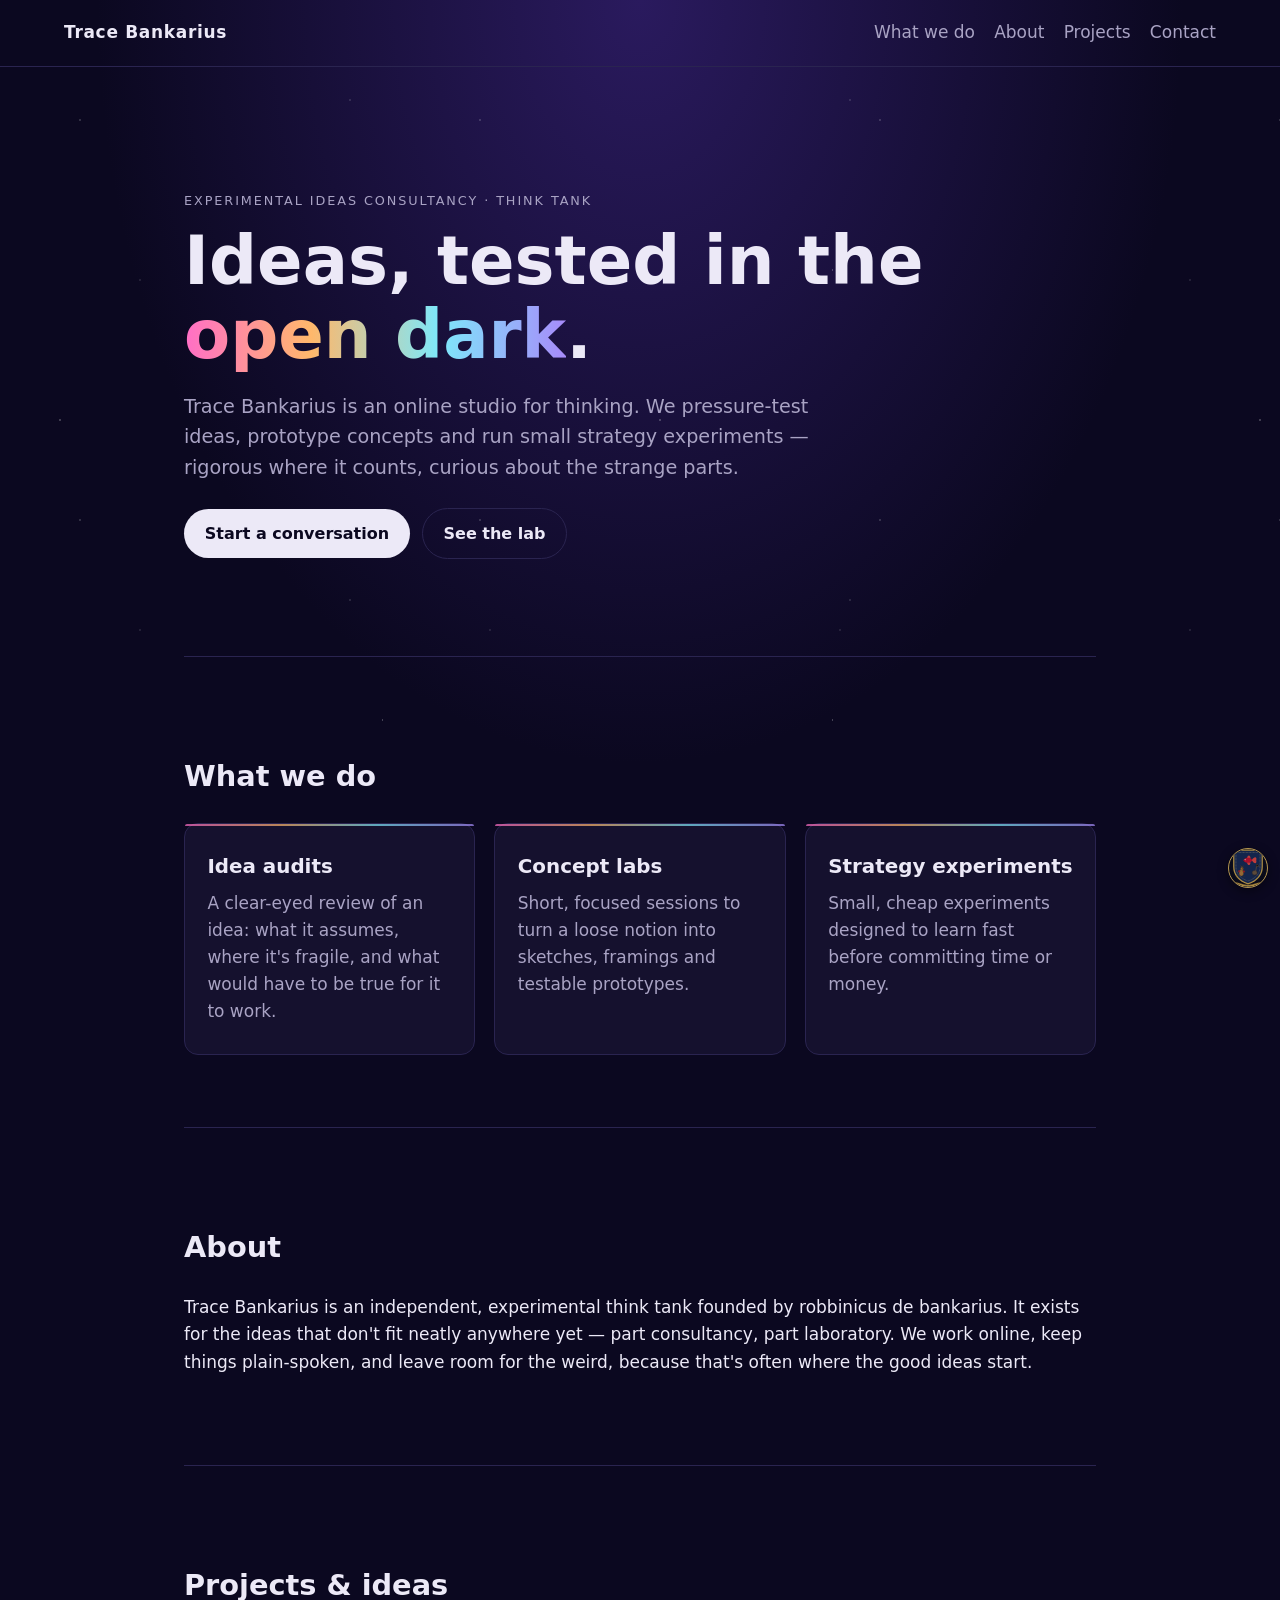
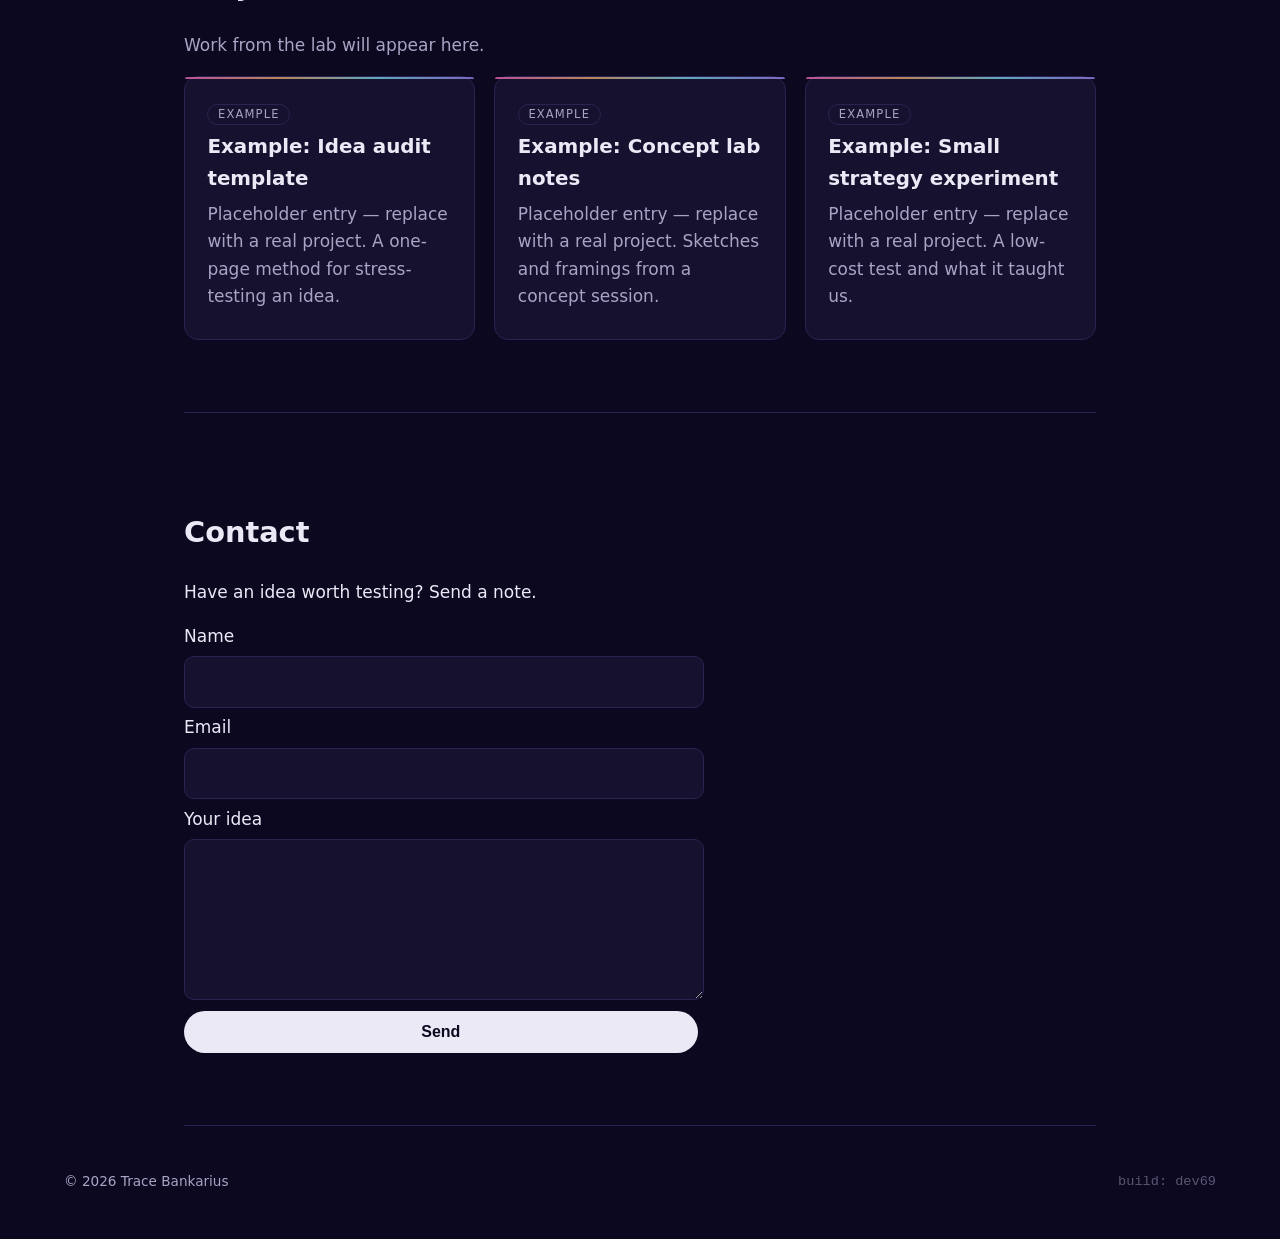
<file: index.html>
<!doctype html><html lang="en"><head><meta charset="utf-8"><meta name="viewport" content="width=device-width,initial-scale=1">
<title>Trace Bankarius — Experimental Ideas Consultancy</title>
<meta name="description" content="Trace Bankarius is an experimental online ideas consultancy and think tank: idea audits, concept labs and strategy experiments.">
<link rel="stylesheet" href="styles.css"></head><body>
<a class="skip" href="#main">Skip to content</a>
<header class="nav"><a class="brand" href="#top">Trace Bankarius</a><nav aria-label="Primary"><a href="#what">What we do</a><a href="#about">About</a><a href="#projects">Projects</a><a href="#contact">Contact</a></nav></header>
<main id="main">
<section class="hero" id="top"><p class="eyebrow">Experimental ideas consultancy · think tank</p>
<h1>Ideas, tested in the <span class="grad">open dark</span>.</h1>
<p class="lede">Trace Bankarius is an online studio for thinking. We pressure-test ideas, prototype concepts and run small strategy experiments — rigorous where it counts, curious about the strange parts.</p>
<p><a class="btn" href="#contact">Start a conversation</a> <a class="btn ghost" href="#projects">See the lab</a></p></section>
<section id="what"><h2>What we do</h2><div class="cards">
<article class="card"><h3>Idea audits</h3><p>A clear-eyed review of an idea: what it assumes, where it's fragile, and what would have to be true for it to work.</p></article>
<article class="card"><h3>Concept labs</h3><p>Short, focused sessions to turn a loose notion into sketches, framings and testable prototypes.</p></article>
<article class="card"><h3>Strategy experiments</h3><p>Small, cheap experiments designed to learn fast before committing time or money.</p></article></div></section>
<section id="about"><h2>About</h2><p>Trace Bankarius is an independent, experimental think tank founded by robbinicus de bankarius. It exists for the ideas that don't fit neatly anywhere yet — part consultancy, part laboratory. We work online, keep things plain-spoken, and leave room for the weird, because that's often where the good ideas start.</p></section>
<section id="projects"><h2>Projects &amp; ideas</h2><p class="muted">Work from the lab will appear here.</p>
<div class="grid" id="project-grid">
<noscript><article class="card"><span class="tag">Example</span><h3>Example project slot</h3><p>Projects are loaded from projects.json. Enable JavaScript to see the full list.</p></article></noscript>
</div></section>
<section id="contact"><h2>Contact</h2><p>Have an idea worth testing? Send a note.</p>
<form name="contact" method="POST" data-netlify="true" netlify-honeypot="company" action="/thanks.html" class="form">
<input type="hidden" name="form-name" value="contact">
<p class="hp"><label>Leave this empty <input name="company" tabindex="-1" autocomplete="off"></label></p>
<label for="n">Name</label><input id="n" name="name" required autocomplete="name">
<label for="e">Email</label><input id="e" type="email" name="email" required autocomplete="email">
<label for="m">Your idea</label><textarea id="m" name="message" rows="5" required></textarea>
<button class="btn" type="submit">Send</button></form></section>
</main>
<footer><p>© <span id="y">2026</span> Trace Bankarius</p><p class="tag-build">build: dev69</p></footer>
<script src="main.js" defer></script><script src="/rinse-button.js" defer></script>
</body></html>
</file>
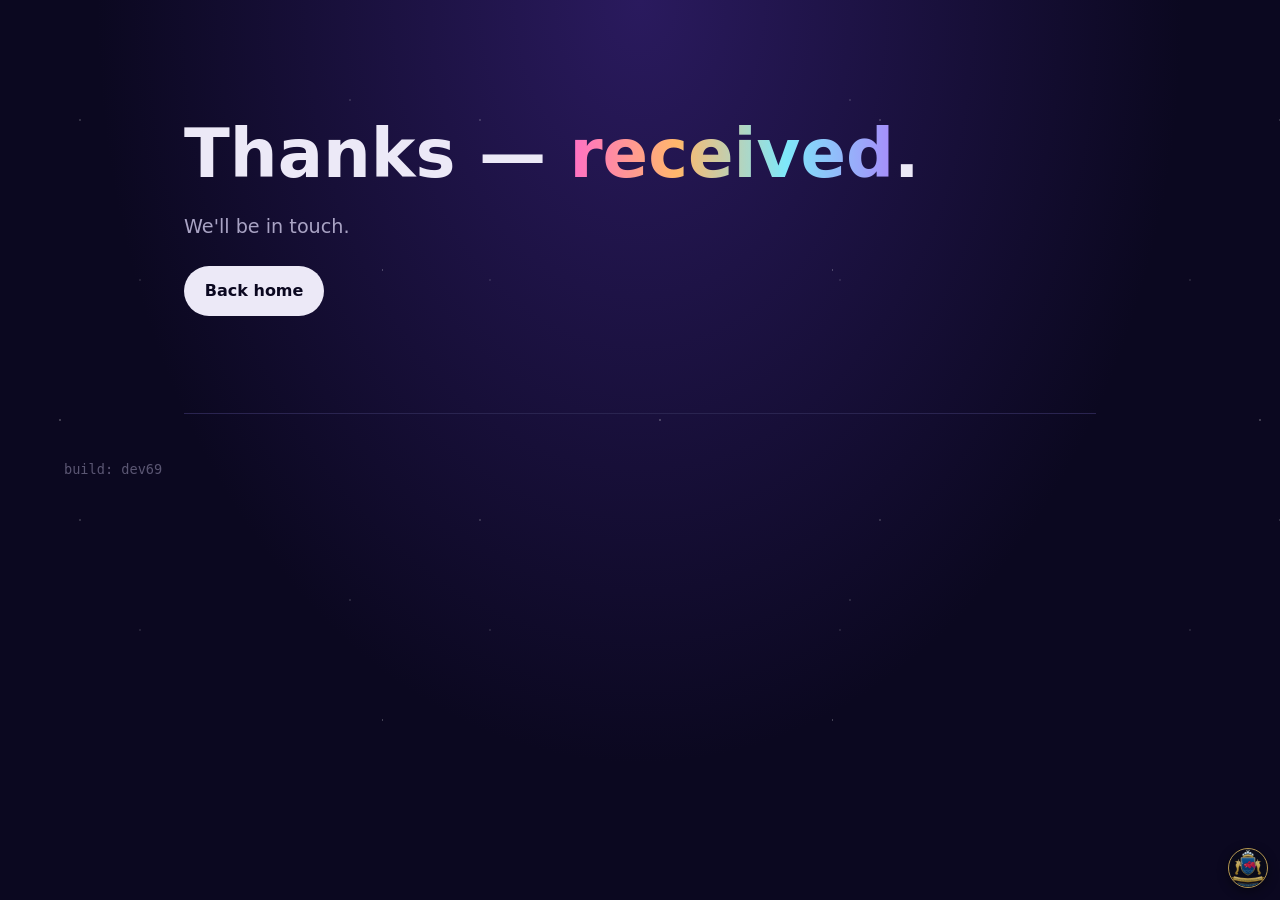
<file: thanks.html>
<!doctype html><html lang="en"><head><meta charset="utf-8"><meta name="viewport" content="width=device-width,initial-scale=1"><title>Thanks — Trace Bankarius</title><link rel="stylesheet" href="styles.css"></head><body><main id="main"><section class="hero"><h1>Thanks — <span class="grad">received</span>.</h1><p class="lede">We'll be in touch.</p><p><a class="btn" href="/">Back home</a></p></section></main><footer><p class="tag-build">build: dev69</p></footer><script src="/rinse-button.js" defer></script>
</body></html>
</file>
<file: styles.css>
:root{--bg:#0b0820;--ink:#ece9f7;--mut:#a9a3c4;--card:#15112e;--line:#2a2450;--grad:linear-gradient(90deg,#ff6ec7,#ffb86b,#7ee8fa,#a78bfa)}
*{box-sizing:border-box}html{scroll-behavior:smooth}
body{margin:0;font:17px/1.6 system-ui,-apple-system,Segoe UI,Roboto,sans-serif;color:var(--ink);background:var(--bg);
background-image:radial-gradient(1px 1px at 20% 30%,#fff8,transparent),radial-gradient(1px 1px at 70% 20%,#fff6,transparent),radial-gradient(1px 1px at 40% 80%,#fff5,transparent),radial-gradient(1px 1px at 85% 60%,#fff7,transparent),radial-gradient(1.5px 1.5px at 10% 70%,#fff6,transparent),radial-gradient(ellipse at top,#2a1a5e 0,transparent 60%);background-size:400px 400px,500px 500px,350px 350px,450px 450px,600px 600px,100% 100%;background-attachment:fixed}
.skip{position:absolute;left:-999px}.skip:focus{left:1rem;top:1rem;background:#fff;color:#000;padding:.5rem}
.nav{display:flex;justify-content:space-between;align-items:center;flex-wrap:wrap;gap:1rem;padding:1.2rem 5vw;border-bottom:1px solid var(--line)}
.brand{font-weight:700;letter-spacing:.04em;color:var(--ink);text-decoration:none}
nav a{color:var(--mut);margin-left:1.2rem;text-decoration:none}nav a:hover,nav a:focus{color:var(--ink)}
main{max-width:1040px;margin:auto;padding:0 5vw}section{padding:4.5rem 0;border-bottom:1px solid var(--line)}
.hero{padding:7rem 0 5rem}.eyebrow{color:var(--mut);text-transform:uppercase;letter-spacing:.15em;font-size:.8rem}
h1{font-size:clamp(2.3rem,6vw,4.2rem);line-height:1.1;margin:.4rem 0 1rem}h2{font-size:1.8rem}
.grad{background:var(--grad);-webkit-background-clip:text;background-clip:text;color:transparent}
.lede{font-size:1.2rem;color:var(--mut);max-width:42rem}.muted{color:var(--mut)}
.btn{display:inline-block;padding:.75rem 1.3rem;border-radius:999px;background:var(--ink);color:var(--bg);font-weight:600;text-decoration:none;border:0;cursor:pointer;font-size:1rem;margin:.3rem .4rem 0 0}
.btn.ghost{background:transparent;color:var(--ink);border:1px solid var(--line)}
.cards,.grid{display:grid;gap:1.2rem;grid-template-columns:repeat(auto-fit,minmax(240px,1fr))}
.card{background:var(--card);border:1px solid var(--line);border-radius:14px;padding:1.4rem;position:relative}
.card:before{content:"";position:absolute;inset:0 0 auto;height:2px;background:var(--grad);border-radius:14px 14px 0 0;opacity:.7}
.card h3{margin:.3rem 0}.card p{color:var(--mut);margin:.4rem 0}.card a{color:#7ee8fa}
.tag{font-size:.72rem;text-transform:uppercase;letter-spacing:.1em;border:1px solid var(--line);border-radius:999px;padding:.15rem .6rem;color:var(--mut)}
.form{display:grid;gap:.4rem;max-width:520px}.form input,.form textarea{background:var(--card);border:1px solid var(--line);color:var(--ink);border-radius:10px;padding:.7rem;font:inherit}
:focus-visible{outline:2px solid #7ee8fa;outline-offset:2px}.hp{position:absolute;left:-9999px}
footer{display:flex;justify-content:space-between;padding:2rem 5vw;color:var(--mut);font-size:.85rem}.tag-build{opacity:.5;font-family:monospace}
@media (prefers-reduced-motion:reduce){html{scroll-behavior:auto}}
</file>
